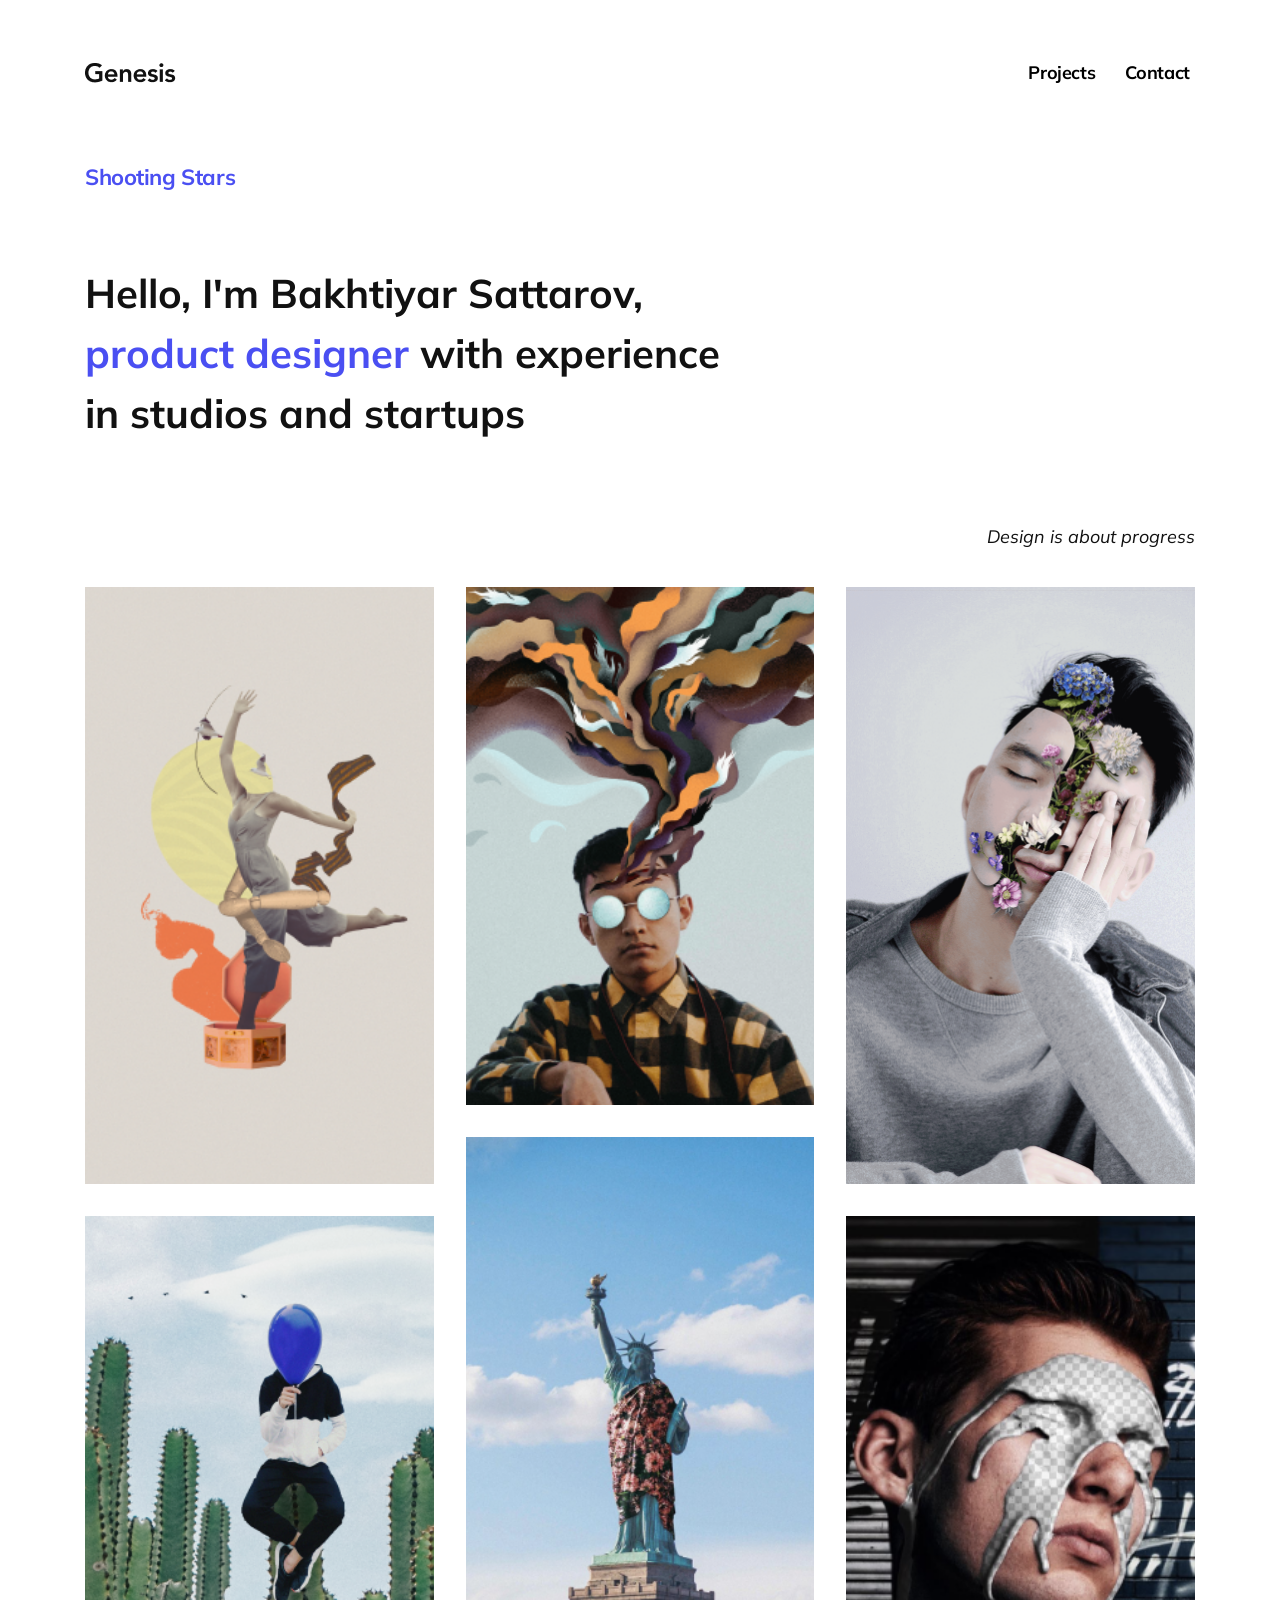
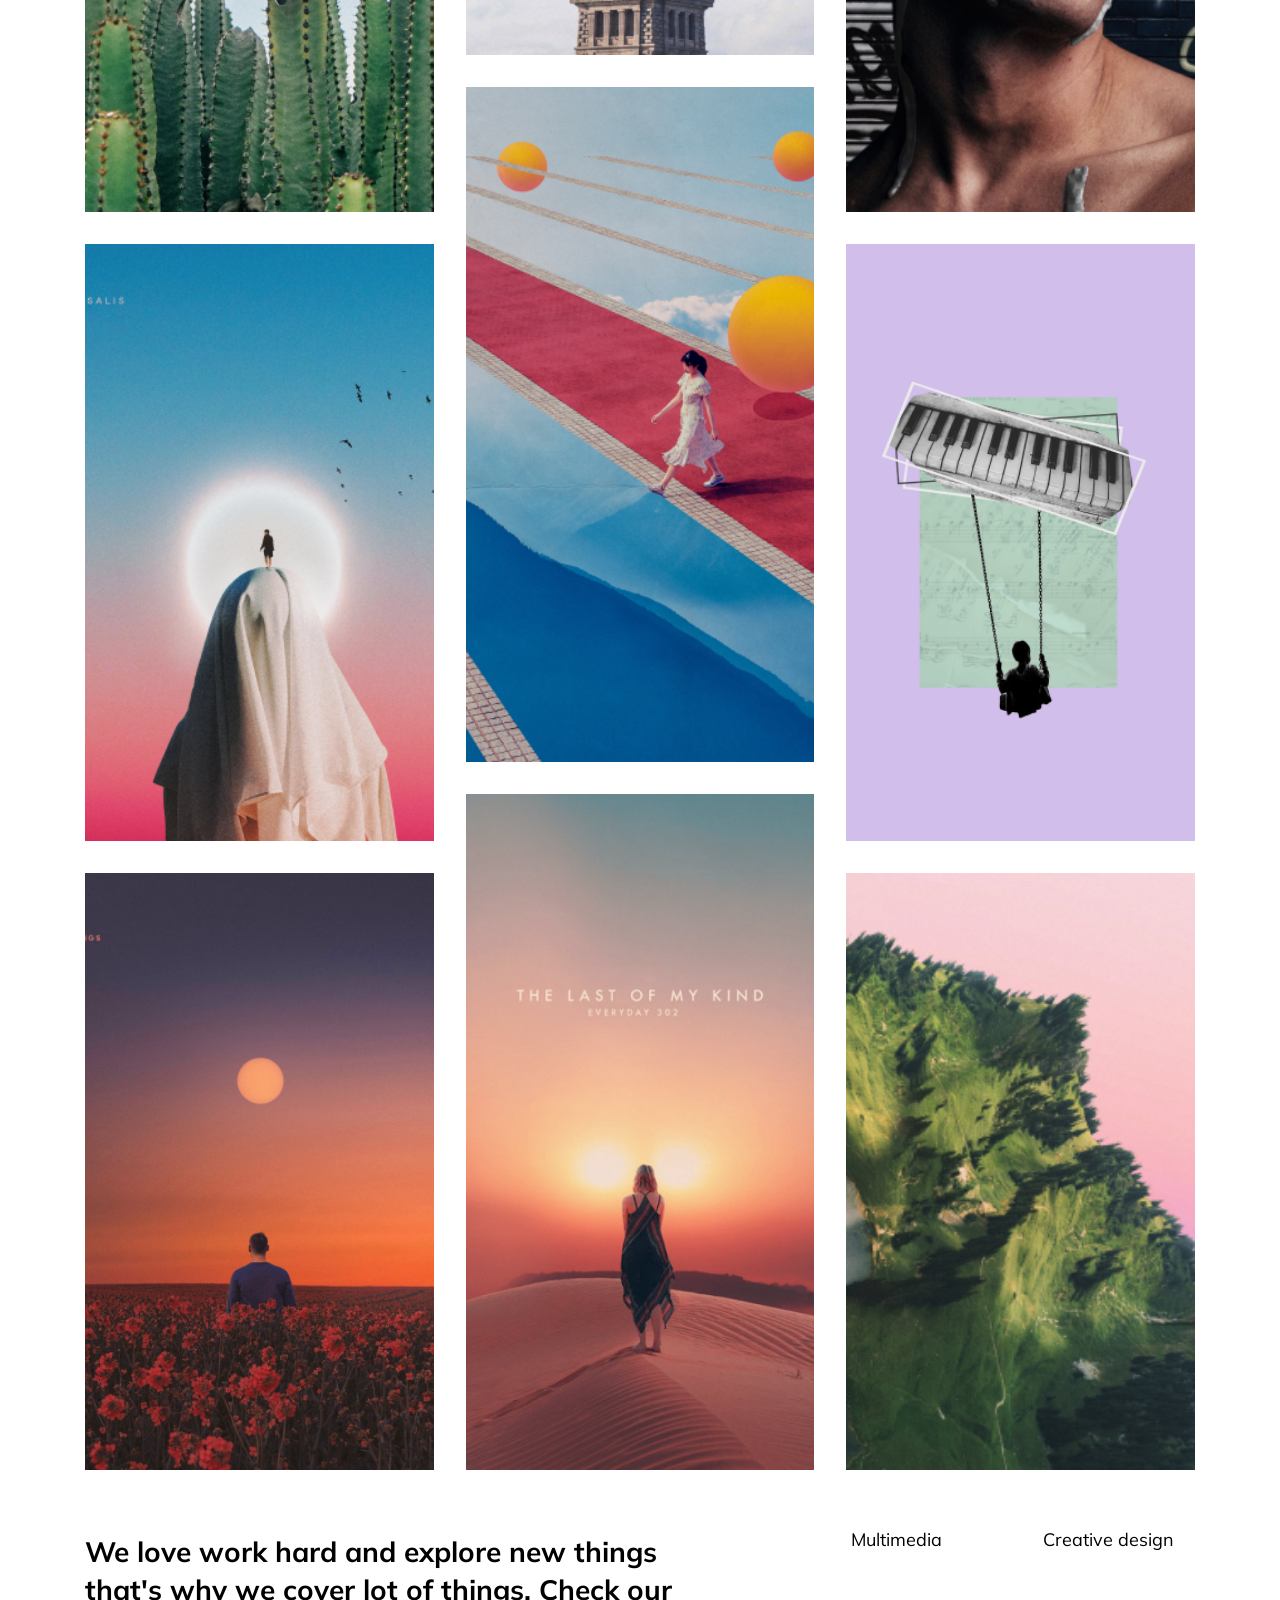
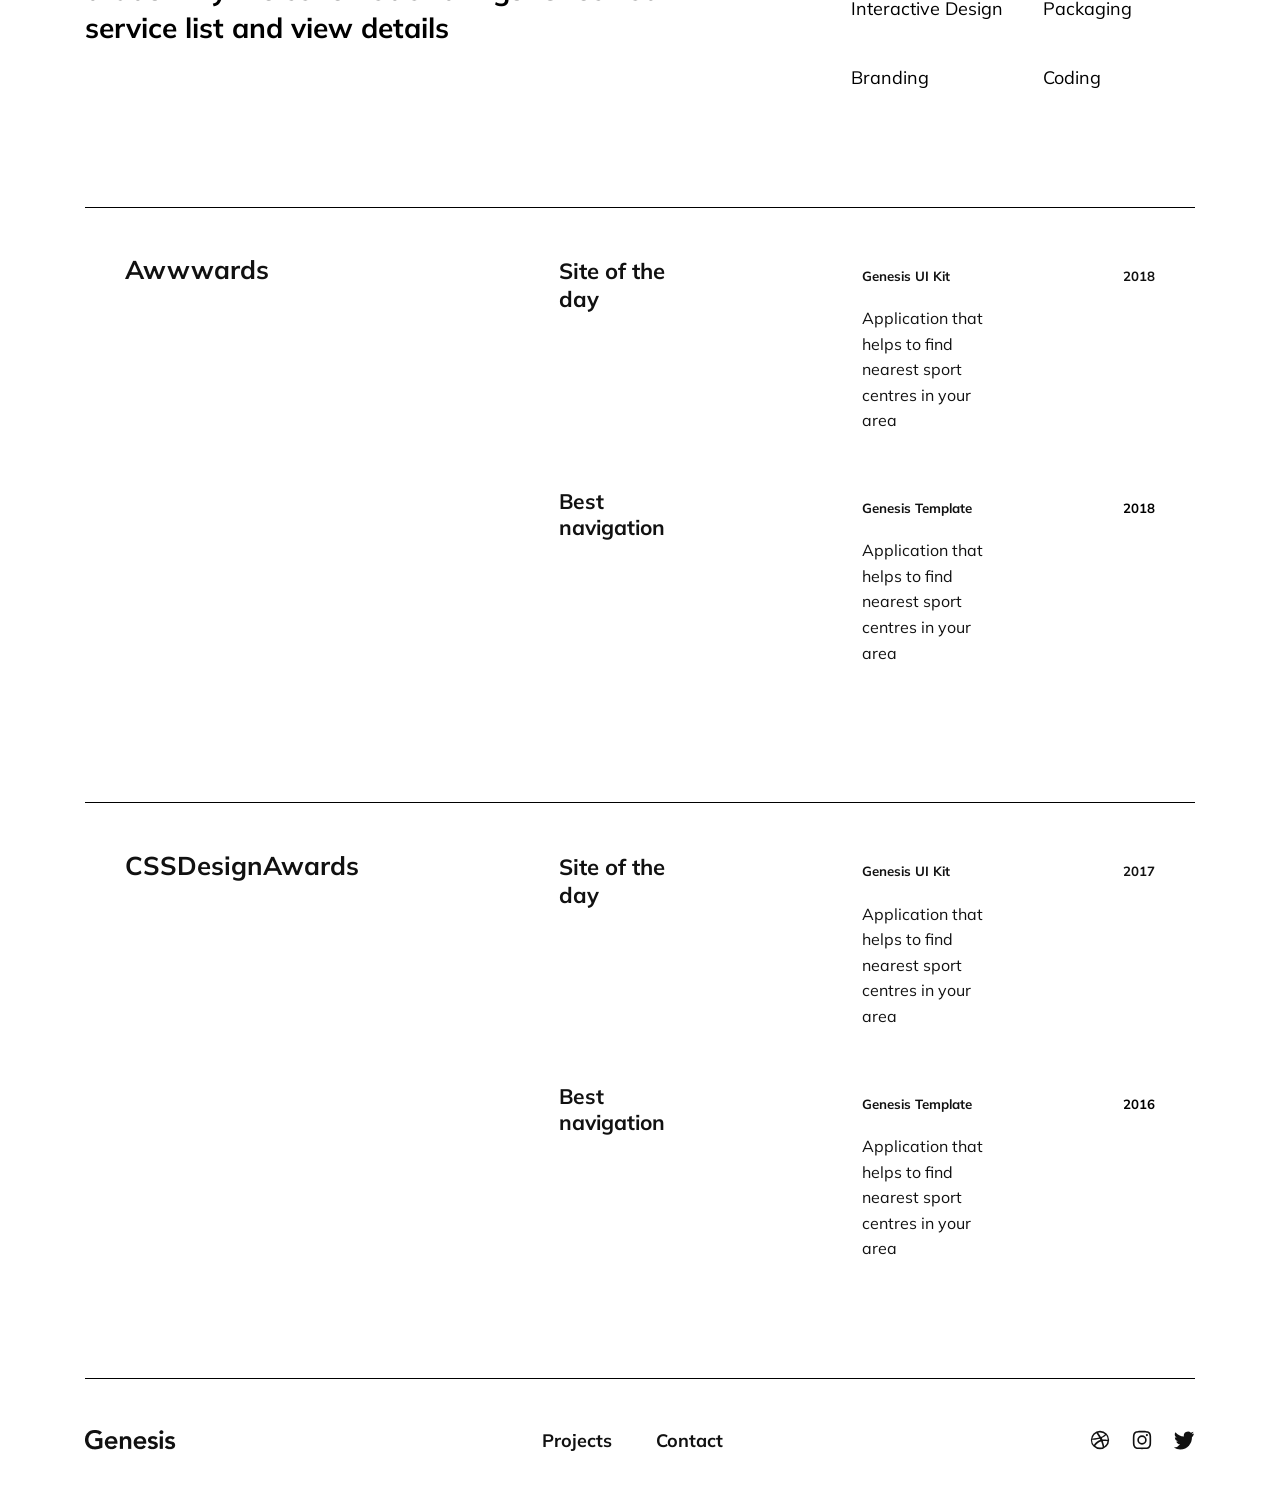
<file: index.html>
<!DOCTYPE html>
<html lang="en">
<head>
 <meta charset="UTF-8">
 <meta name="viewport" content="width=device-width, initial-scale=1.0">
 <title>Genesis</title>
 <link rel="preconnect" href="https://fonts.googleapis.com">
 <link rel="preconnect" href="https://fonts.gstatic.com" crossorigin>
<link href="https://fonts.googleapis.com/css2?family=Mulish:ital,wght@0,200..1000;1,200..1000&display=swap" rel="stylesheet">
<link rel="stylesheet" href="styles/index.css">
</head>
<body>

   <div class="website_container">
        
    <header class="Nav">
        <nav class="Nav_bar">
            <a href="index.html"><img class="nav_logo" src="images/Logo.png" alt="Genesis Logo"></a>
          <ul class="Nav_bar_ul">
            <li class="Nav_bar_li"><a class="Nav_bar_a" href="pages/project.html">Projects</a></li>
            <li class="Nav_bar_li"><a class="Nav_bar_a" href="pages/conact.html">Contact</a></li>
          </ul>
        </nav> 
    </header>

     <main>

        <section class="Heading">
            <h1 class="Heading_h1">Shooting Stars</h1>
            <h2 class="Heading_h2">Hello, I'm Bakhtiyar Sattarov, <span class="Heading_span">product designer</span> with experience in studios and startups</h2>
            <p class="Heading_p">Design is about progress </p>
        </section>

        <section class="Gallery">
            <div class="grid_container">
                <img class="grid_container_img1" src="images/Rectangle.png" alt="">
                <img class="grid_container_img2" src="images/Rectangle2.png" alt="">
                <img class="grid_container_img3" src="images/Rectangle3.png" alt="">
                <img class="grid_container_img4" src="images/Rectangle4.png" alt="">
                <img class="grid_container_img5" src="images/Rectangle5.png" alt="">
                <img class="grid_container_img6" src="images/Rectangle6.png" alt="">
                <img class="grid_container_img7" src="images/Rectangle7.png" alt="">
                <img class="grid_container_img8" src="images/Rectangle8.png" alt="">
                <img class="grid_container_img9" src="images/Rectangle9.png" alt="">
                <img class="grid_container_img10" src="images/Rectangle10.png" alt="">
                <img class="grid_container_img11" src="images/Rectangle11.png" alt="">
                <img class="grid_container_img12" src="images/Rectangle12.png" alt="">
            </div>
        </section>

        <section class="Group_section">
            <div class="Group_text">
                <h2 class="Group_title">We love work hard and explore new things that's why we cover lot of things. Check our service list and view details</h2>
            </div>
            <div class="Group_container">
                <p class="Group_item">Multimedia</p>
                <p class="Group_item">Creative design</p>
                <p class="Group_item">Interactive Design</p>
                <p class="Group_item">Packaging</p>
                <p class="Group_item">Branding</p>
                <p class="Group_item">Coding</p>
            </div>
        </section>

        <section class="awards_container">
            <div class="grid_awards">
                <div class="awards">
                    <h3>Awwwards</h3>
                </div>
                <div class="awards_site">
                    <h4>Site of the day</h4>
                </div>
                <div class="awards_ui">
                    <h5>Genesis UI Kit</h5>
                    <p>Application that helps to find nearest sport centres in your area</p>
                </div>
                <div class="awards_date">
                    <h5>2018</h5>
                </div>
                <div class="awards_best">
                    <h4>Best navigation</h4>
                </div>
                <div class="awards_template">
                    <h5>Genesis Template</h5>
                    <p>Application that helps to find nearest sport centres in your area</p>
                </div>
                <div class="awards_date--two">
                    <h5>2018</h5>
                </div>
            </div>
        </section>

           <section class="design_container">
            <div class="grid_design">
                <div class="design">
                    <h3>CSSDesignAwards</h3>
                </div>
                <div class="design_site">
                    <h4>Site of the day</h4>
                </div>
                <div class="design_ui">
                    <h5>Genesis UI Kit</h5>
                    <p>Application that helps to find nearest sport centres in your area</p>
                </div>
                <div class="design_date">
                    <h5>2017</h5>
                </div>
                <div class="design_best">
                    <h4>Best navigation</h4>
                </div>
                <div class="design_template">
                    <h5>Genesis Template</h5>
                    <p>Application that helps to find nearest sport centres in your area</p>
                </div>
                <div class="design_date--two">
                    <h5>2016</h5>
                </div>
            </div>
        </section>

        <section class="footer">
            <footer class="footer_container">
                <div class="Logo_footer">
                    <a href="index.html"><img src="images/Logo.png" alt="Genesis Logo"></a>
                </div>
                <div class="Links">
                    <a class="Navigation_footer" href="pages/project.html">Projects</a>
                    <a class="Navigation_footer" href="pages/conact.html">Contact</a>
                </div>
                <div class="Socials">
                    <svg class="social_icon" viewBox="0 0 24 24" role="img" aria-label="Dribbble"><path fill="currentColor" d="M12 2a10 10 0 1 0 0 20 10 10 0 0 0 0-20zm6.6 4.6a8.2 8.2 0 0 1 1.86 5.15c-.27-.06-2.98-.61-5.71-.26-.06-.14-.12-.29-.19-.44-.17-.4-.36-.81-.56-1.2 3.02-1.23 4.4-3 4.6-3.25zM12 3.8c2.06 0 3.94.77 5.37 2.04-.17.24-1.41 1.9-4.33 2.99a42.5 42.5 0 0 0-3.06-4.77c.65-.16 1.32-.26 2.02-.26zM8.09 4.7a50 50 0 0 1 3.03 4.7c-3.82 1.02-7.19 1-7.56 1a8.23 8.23 0 0 1 4.53-5.7zM3.3 12.01v-.26c.36.01 4.33.06 8.4-1.16.24.46.46.93.66 1.4l-.32.09c-4.2 1.36-6.44 5.06-6.63 5.37A8.2 8.2 0 0 1 3.3 12zM12 20.2a8.2 8.2 0 0 1-5.06-1.74c.15-.31 1.66-3.22 6.26-4.82l.05-.02c1.15 2.98 1.62 5.48 1.74 6.2A8.16 8.16 0 0 1 12 20.2zm4.68-1.14c-.08-.5-.51-2.89-1.58-5.83 2.57-.41 4.82.26 5.1.35a8.23 8.23 0 0 1-3.52 5.48z"/></svg>
                    <svg class="social_icon" viewBox="0 0 24 24" role="img" aria-label="Instagram"><path fill="currentColor" d="M12 2c2.72 0 3.06.01 4.12.06 1.07.05 1.79.22 2.43.47.66.26 1.22.6 1.77 1.15.55.55.89 1.11 1.15 1.77.25.64.42 1.36.47 2.43.05 1.07.06 1.4.06 4.12s-.01 3.06-.06 4.12c-.05 1.07-.22 1.79-.47 2.43a4.9 4.9 0 0 1-1.15 1.77c-.55.55-1.11.89-1.77 1.15-.64.25-1.36.42-2.43.47-1.07.05-1.4.06-4.12.06s-3.06-.01-4.12-.06c-1.07-.05-1.79-.22-2.43-.47a4.9 4.9 0 0 1-1.77-1.15 4.9 4.9 0 0 1-1.15-1.77c-.25-.64-.42-1.36-.47-2.43C2.01 15.06 2 14.72 2 12s.01-3.06.06-4.12c.05-1.07.22-1.79.47-2.43.26-.66.6-1.22 1.15-1.77.55-.55 1.11-.89 1.77-1.15.64-.25 1.36-.42 2.43-.47C8.94 2.01 9.28 2 12 2zm0 1.8c-2.67 0-2.99.01-4.04.06-.98.04-1.51.21-1.86.35-.47.18-.8.4-1.15.75-.35.35-.57.68-.75 1.15-.14.35-.31.88-.35 1.86-.05 1.05-.06 1.37-.06 4.04s.01 2.99.06 4.04c.04.98.21 1.51.35 1.86.18.47.4.8.75 1.15.35.35.68.57 1.15.75.35.14.88.31 1.86.35 1.05.05 1.37.06 4.04.06s2.99-.01 4.04-.06c.98-.04 1.51-.21 1.86-.35.47-.18.8-.4 1.15-.75.35-.35.57-.68.75-1.15.14-.35.31-.88.35-1.86.05-1.05.06-1.37.06-4.04s-.01-2.99-.06-4.04c-.04-.98-.21-1.51-.35-1.86a3.1 3.1 0 0 0-.75-1.15 3.1 3.1 0 0 0-1.15-.75c-.35-.14-.88-.31-1.86-.35-1.05-.05-1.37-.06-4.04-.06zm0 3.06a5.14 5.14 0 1 1 0 10.28 5.14 5.14 0 0 1 0-10.28zm0 1.8a3.34 3.34 0 1 0 0 6.68 3.34 3.34 0 0 0 0-6.68zm5.34-3.2a1.2 1.2 0 1 1 0 2.4 1.2 1.2 0 0 1 0-2.4z"/></svg>
                    <svg class="social_icon" viewBox="0 0 24 24" role="img" aria-label="Twitter"><path fill="currentColor" d="M23 4.9c-.8.36-1.67.6-2.58.71a4.5 4.5 0 0 0 1.98-2.48 9 9 0 0 1-2.85 1.09 4.48 4.48 0 0 0-7.64 4.09A12.72 12.72 0 0 1 2.67 3.6a4.48 4.48 0 0 0 1.39 5.98c-.73-.02-1.42-.22-2.02-.56v.06a4.48 4.48 0 0 0 3.6 4.39c-.67.18-1.37.21-2.05.08a4.49 4.49 0 0 0 4.19 3.11A9 9 0 0 1 1 20.29a12.69 12.69 0 0 0 6.88 2.02c8.26 0 12.78-6.84 12.78-12.78l-.01-.58A9.1 9.1 0 0 0 23 4.9z"/></svg>
                </div>
            </footer>
        </section>

     </main>
    </div>


    

    
    
</body>
</html>
</file>
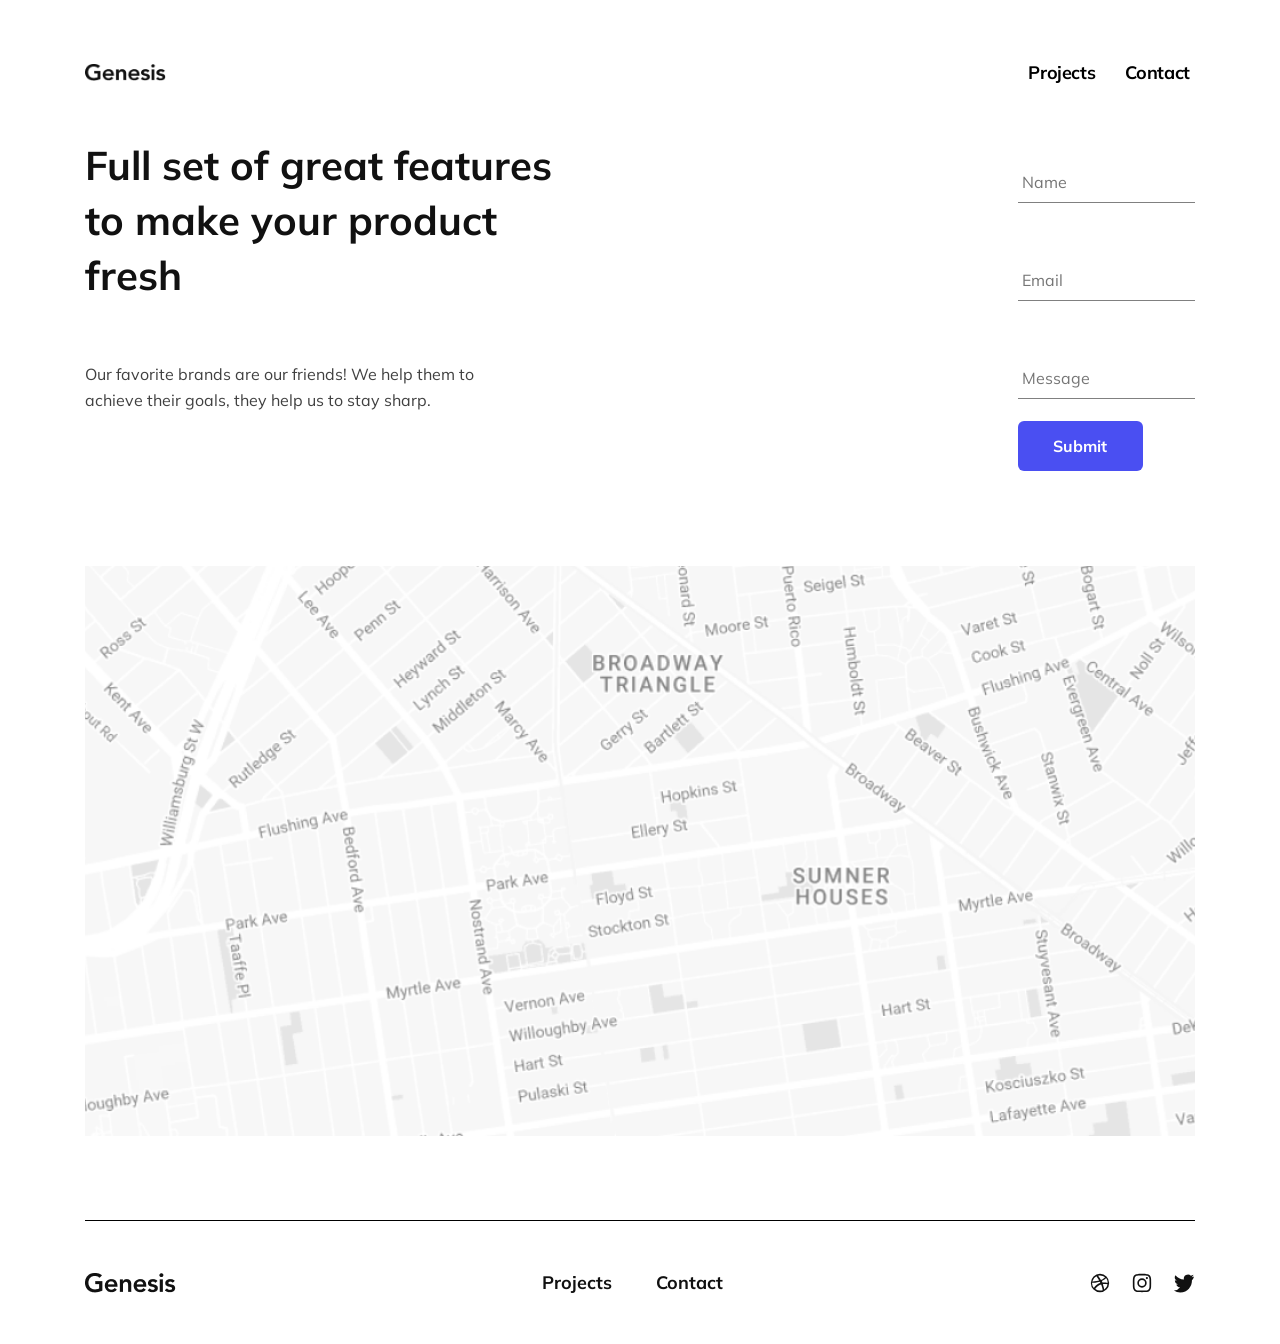
<file: pages/conact.html>
<!DOCTYPE html>
<html lang="en">
<head>
    <meta charset="UTF-8">
    <meta name="viewport" content="width=device-width, initial-scale=1.0">
    <title>Contact genesis</title>
    <link rel="preconnect" href="https://fonts.googleapis.com">
    <link rel="preconnect" href="https://fonts.gstatic.com" crossorigin>
    <link href="https://fonts.googleapis.com/css2?family=Mulish:ital,wght@0,200..1000;1,200..1000&display=swap" rel="stylesheet">
    <link rel="stylesheet" href="../styles/contact.css">
</head>
<body>

    <div class="website_container">

      <header class="Nav">
        <nav class="Nav_bar">
            <a href="../index.html"><img class="nav_logo" src="../images/Logo.png" alt="Genesis Logo"></a>
          <ul class="Nav_bar_ul">
            <li class="Nav_bar_li"><a class="Nav_bar_a" href="project.html">Projects</a></li>
            <li class="Nav_bar_li"><a class="Nav_bar_a" href="conact.html">Contact</a></li>
          </ul>
        </nav> 
       </header>

       <main>
        <section class="heading">
          <div class="header_content">
            <h1 class="title">Full set of great features to make your product fresh</h1>
            <p class="header_text">Our favorite brands are our friends! We help them to achieve their goals, they help us to stay sharp.</p>
          </div> 

          <div class="forms">
             <form id="contactForm">
               <div class="forms_container">
                <label for="name"></label>
                <input type="text" placeholder="Name" id="name" required>

                <label for="email"></label>
                <input type="email" placeholder="Email" id="email" required>

                <label for="regarding"></label>
                <input type="text" placeholder="Message" id="regarding" required>

                <button class="Send-btn" type="submit">Submit</button>
               </div>
             </form>
          </div>
        </section>

        <section class="image">
          <div class="image_container">
            <img src="../images/Mapcontact.png" alt="Map photo">
          </div>
        </section>

         <section class="footer">
            <footer class="footer_container">
                <div class="Logo_footer">
                    <a href="../index.html"><img src="../images/Logo.png" alt="Genesis Logo"></a>
                </div>
                <div class="Links">
                    <a class="Navigation_footer" href="project.html">Projects</a>
                    <a class="Navigation_footer" href="conact.html">Contact</a>
                </div>
              <div class="Socials">
                    <svg class="social_icon" viewBox="0 0 24 24" role="img" aria-label="Dribbble"><path fill="currentColor" d="M12 2a10 10 0 1 0 0 20 10 10 0 0 0 0-20zm6.6 4.6a8.2 8.2 0 0 1 1.86 5.15c-.27-.06-2.98-.61-5.71-.26-.06-.14-.12-.29-.19-.44-.17-.4-.36-.81-.56-1.2 3.02-1.23 4.4-3 4.6-3.25zM12 3.8c2.06 0 3.94.77 5.37 2.04-.17.24-1.41 1.9-4.33 2.99a42.5 42.5 0 0 0-3.06-4.77c.65-.16 1.32-.26 2.02-.26zM8.09 4.7a50 50 0 0 1 3.03 4.7c-3.82 1.02-7.19 1-7.56 1a8.23 8.23 0 0 1 4.53-5.7zM3.3 12.01v-.26c.36.01 4.33.06 8.4-1.16.24.46.46.93.66 1.4l-.32.09c-4.2 1.36-6.44 5.06-6.63 5.37A8.2 8.2 0 0 1 3.3 12zM12 20.2a8.2 8.2 0 0 1-5.06-1.74c.15-.31 1.66-3.22 6.26-4.82l.05-.02c1.15 2.98 1.62 5.48 1.74 6.2A8.16 8.16 0 0 1 12 20.2zm4.68-1.14c-.08-.5-.51-2.89-1.58-5.83 2.57-.41 4.82.26 5.1.35a8.23 8.23 0 0 1-3.52 5.48z"/></svg>
                    <svg class="social_icon" viewBox="0 0 24 24" role="img" aria-label="Instagram"><path fill="currentColor" d="M12 2c2.72 0 3.06.01 4.12.06 1.07.05 1.79.22 2.43.47.66.26 1.22.6 1.77 1.15.55.55.89 1.11 1.15 1.77.25.64.42 1.36.47 2.43.05 1.07.06 1.4.06 4.12s-.01 3.06-.06 4.12c-.05 1.07-.22 1.79-.47 2.43a4.9 4.9 0 0 1-1.15 1.77c-.55.55-1.11.89-1.77 1.15-.64.25-1.36.42-2.43.47-1.07.05-1.4.06-4.12.06s-3.06-.01-4.12-.06c-1.07-.05-1.79-.22-2.43-.47a4.9 4.9 0 0 1-1.77-1.15 4.9 4.9 0 0 1-1.15-1.77c-.25-.64-.42-1.36-.47-2.43C2.01 15.06 2 14.72 2 12s.01-3.06.06-4.12c.05-1.07.22-1.79.47-2.43.26-.66.6-1.22 1.15-1.77.55-.55 1.11-.89 1.77-1.15.64-.25 1.36-.42 2.43-.47C8.94 2.01 9.28 2 12 2zm0 1.8c-2.67 0-2.99.01-4.04.06-.98.04-1.51.21-1.86.35-.47.18-.8.4-1.15.75-.35.35-.57.68-.75 1.15-.14.35-.31.88-.35 1.86-.05 1.05-.06 1.37-.06 4.04s.01 2.99.06 4.04c.04.98.21 1.51.35 1.86.18.47.4.8.75 1.15.35.35.68.57 1.15.75.35.14.88.31 1.86.35 1.05.05 1.37.06 4.04.06s2.99-.01 4.04-.06c.98-.04 1.51-.21 1.86-.35.47-.18.8-.4 1.15-.75.35-.35.57-.68.75-1.15.14-.35.31-.88.35-1.86.05-1.05.06-1.37.06-4.04s-.01-2.99-.06-4.04c-.04-.98-.21-1.51-.35-1.86a3.1 3.1 0 0 0-.75-1.15 3.1 3.1 0 0 0-1.15-.75c-.35-.14-.88-.31-1.86-.35-1.05-.05-1.37-.06-4.04-.06zm0 3.06a5.14 5.14 0 1 1 0 10.28 5.14 5.14 0 0 1 0-10.28zm0 1.8a3.34 3.34 0 1 0 0 6.68 3.34 3.34 0 0 0 0-6.68zm5.34-3.2a1.2 1.2 0 1 1 0 2.4 1.2 1.2 0 0 1 0-2.4z"/></svg>
                    <svg class="social_icon" viewBox="0 0 24 24" role="img" aria-label="Twitter"><path fill="currentColor" d="M23 4.9c-.8.36-1.67.6-2.58.71a4.5 4.5 0 0 0 1.98-2.48 9 9 0 0 1-2.85 1.09 4.48 4.48 0 0 0-7.64 4.09A12.72 12.72 0 0 1 2.67 3.6a4.48 4.48 0 0 0 1.39 5.98c-.73-.02-1.42-.22-2.02-.56v.06a4.48 4.48 0 0 0 3.6 4.39c-.67.18-1.37.21-2.05.08a4.49 4.49 0 0 0 4.19 3.11A9 9 0 0 1 1 20.29a12.69 12.69 0 0 0 6.88 2.02c8.26 0 12.78-6.84 12.78-12.78l-.01-.58A9.1 9.1 0 0 0 23 4.9z"/></svg>
                </div>
            </footer>
        </section>


       </main>
    </div>
        
    
    
</body>
</html>
</file>
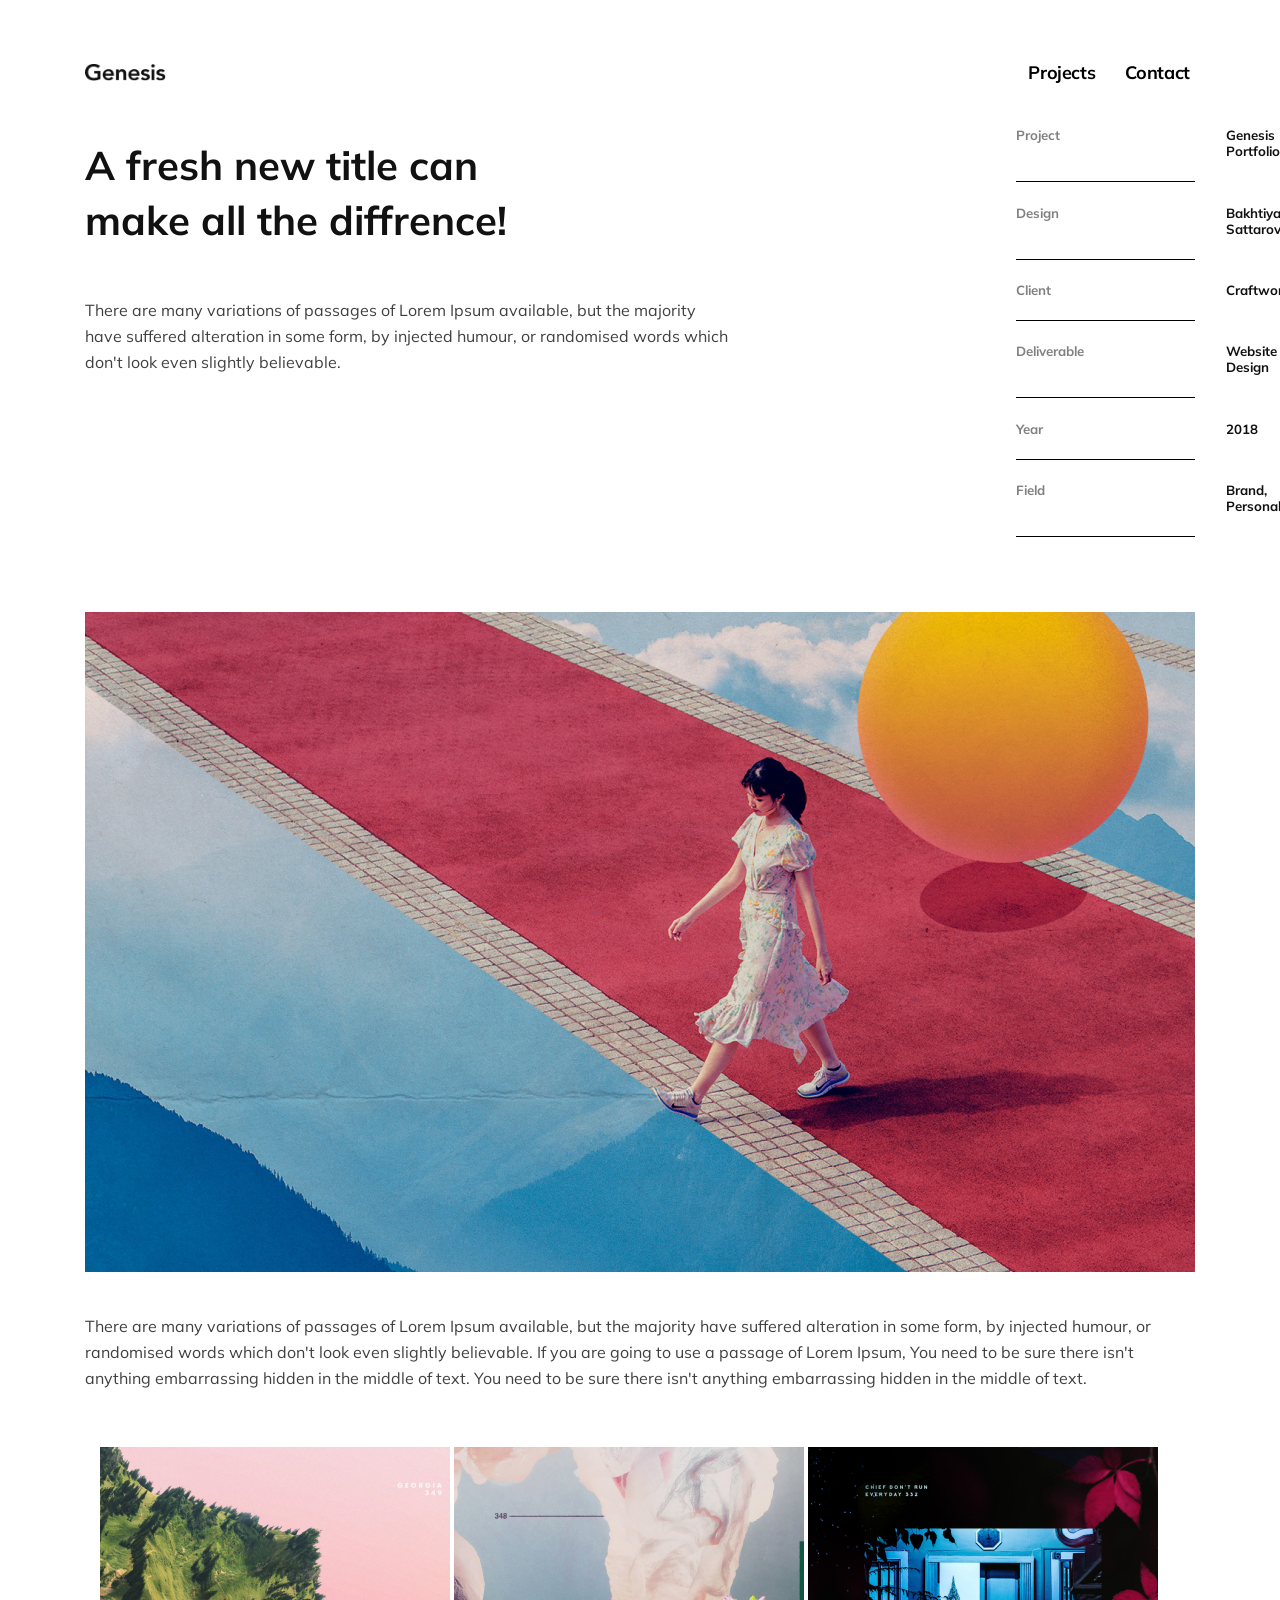
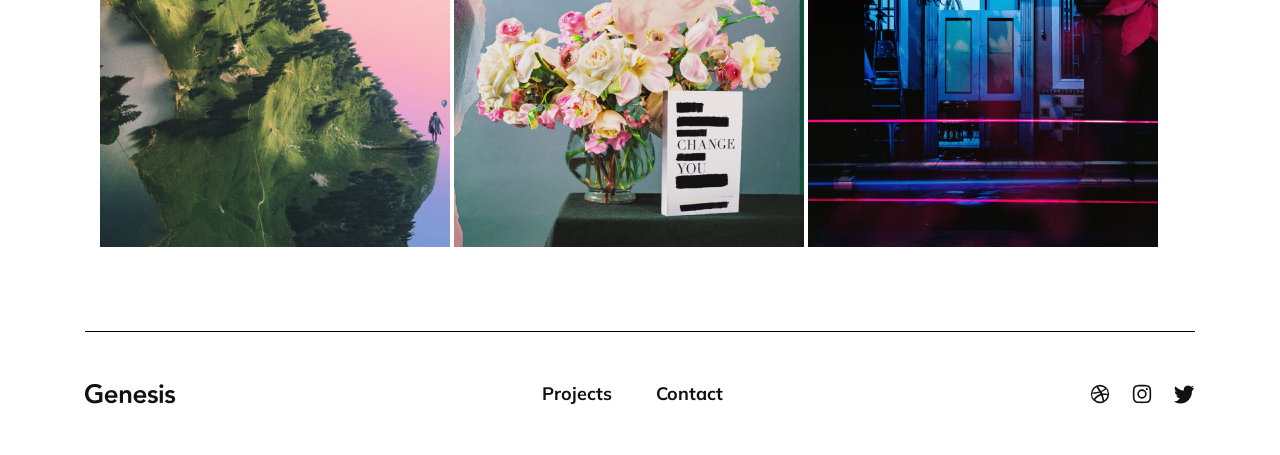
<file: pages/project.html>
<!DOCTYPE html>
<html lang="en">
<head>
    <meta charset="UTF-8">
    <meta name="viewport" content="width=device-width, initial-scale=1.0">
    <title>Project Genesis</title>
    <link rel="preconnect" href="https://fonts.googleapis.com">
    <link rel="preconnect" href="https://fonts.gstatic.com" crossorigin>
    <link href="https://fonts.googleapis.com/css2?family=Mulish:ital,wght@0,200..1000;1,200..1000&display=swap" rel="stylesheet">
    <link rel="stylesheet" href="../styles/project.css">
    
</head>
<body>

  <div class="website_container">

    <header class="Nav">
        <nav class="Nav_bar">
        <a href="../index.html"><img class="nav_logo" src="../images/Logo.png" alt="Genesis Logo"></a>
          <ul class="Nav_bar_ul">
            <li class="Nav_bar_li"><a class="Nav_bar_a" href="project.html">Projects</a></li>
            <li class="Nav_bar_li"><a class="Nav_bar_a" href="conact.html">Contact</a></li>
          </ul>
        </nav> 
    </header>

    <main>
    <section class="heading">
        <div class="header_content">
             <h1 class="title">A fresh new title can make all the diffrence!</h1>
             <p class="header_text">There are many variations of passages of Lorem Ipsum available, but the majority have suffered alteration in some form, by injected humour, or randomised words which don't look even slightly believable. </p>
        </div>
           
      <div class="Rightside">
          <div class="row">
            <h5>Project</h5>
            <h5>Genesis Portfolio</h5>
         </div>
         <div class="row">
            <h5>Design</h5>
            <h5>Bakhtiyar Sattarov</h5>
         </div>
         <div class="row">
            <h5>Client</h5>
            <h5>Craftwork</h5>
         </div>
         <div class="row">
            <h5>Deliverable</h5>
            <h5>Website Design</h5>
         </div>
         <div class="row">
            <h5>Year</h5>
            <h5>2018</h5>
         </div>
         <div class="row">
            <h5>Field</h5>
            <h5>Brand, Personal</h5>
        </div>
      </div>
     </section>

     <section class="Photo_section">
        <div class="photo_container">
            <img src="../images/girlball.png" alt="Girl walking yellow ball">
        </div>
     </section>

     <section class="Content_section">
        <div class="content_text">
            <p class="text_content">There are many variations of passages of Lorem Ipsum available, but the majority have suffered alteration in some form, by injected humour, or randomised words which don't look even slightly believable. If you are going to use a passage of Lorem Ipsum, You need to be sure there isn't anything embarrassing hidden in the middle of text. You need to be sure there isn't anything embarrassing hidden in the middle of text.</p>
        </div>
     </section>

     <section class="gallery">
        <div class="gallery_container">
            <img class="gallery_item" src="../images/image1.png" alt="">
            <img class="gallery_item"src="../images/image2.png" alt="">
            <img class="gallery_item"src="../images/image3.png" alt="">
        </div>
     </section>

       <section class="footer">
            <footer class="footer_container">
                <div class="Logo_footer">
                    <a href="../index.html"><img src="../images/Logo.png" alt="Genesis Logo"></a>
                </div>
                <div class="Links">
                    <a class="Navigation_footer" href="project.html">Projects</a>
                    <a class="Navigation_footer" href="conact.html">Contact</a>
                </div>
                <div class="Socials">
                    <svg class="social_icon" viewBox="0 0 24 24" role="img" aria-label="Dribbble"><path fill="currentColor" d="M12 2a10 10 0 1 0 0 20 10 10 0 0 0 0-20zm6.6 4.6a8.2 8.2 0 0 1 1.86 5.15c-.27-.06-2.98-.61-5.71-.26-.06-.14-.12-.29-.19-.44-.17-.4-.36-.81-.56-1.2 3.02-1.23 4.4-3 4.6-3.25zM12 3.8c2.06 0 3.94.77 5.37 2.04-.17.24-1.41 1.9-4.33 2.99a42.5 42.5 0 0 0-3.06-4.77c.65-.16 1.32-.26 2.02-.26zM8.09 4.7a50 50 0 0 1 3.03 4.7c-3.82 1.02-7.19 1-7.56 1a8.23 8.23 0 0 1 4.53-5.7zM3.3 12.01v-.26c.36.01 4.33.06 8.4-1.16.24.46.46.93.66 1.4l-.32.09c-4.2 1.36-6.44 5.06-6.63 5.37A8.2 8.2 0 0 1 3.3 12zM12 20.2a8.2 8.2 0 0 1-5.06-1.74c.15-.31 1.66-3.22 6.26-4.82l.05-.02c1.15 2.98 1.62 5.48 1.74 6.2A8.16 8.16 0 0 1 12 20.2zm4.68-1.14c-.08-.5-.51-2.89-1.58-5.83 2.57-.41 4.82.26 5.1.35a8.23 8.23 0 0 1-3.52 5.48z"/></svg>
                    <svg class="social_icon" viewBox="0 0 24 24" role="img" aria-label="Instagram"><path fill="currentColor" d="M12 2c2.72 0 3.06.01 4.12.06 1.07.05 1.79.22 2.43.47.66.26 1.22.6 1.77 1.15.55.55.89 1.11 1.15 1.77.25.64.42 1.36.47 2.43.05 1.07.06 1.4.06 4.12s-.01 3.06-.06 4.12c-.05 1.07-.22 1.79-.47 2.43a4.9 4.9 0 0 1-1.15 1.77c-.55.55-1.11.89-1.77 1.15-.64.25-1.36.42-2.43.47-1.07.05-1.4.06-4.12.06s-3.06-.01-4.12-.06c-1.07-.05-1.79-.22-2.43-.47a4.9 4.9 0 0 1-1.77-1.15 4.9 4.9 0 0 1-1.15-1.77c-.25-.64-.42-1.36-.47-2.43C2.01 15.06 2 14.72 2 12s.01-3.06.06-4.12c.05-1.07.22-1.79.47-2.43.26-.66.6-1.22 1.15-1.77.55-.55 1.11-.89 1.77-1.15.64-.25 1.36-.42 2.43-.47C8.94 2.01 9.28 2 12 2zm0 1.8c-2.67 0-2.99.01-4.04.06-.98.04-1.51.21-1.86.35-.47.18-.8.4-1.15.75-.35.35-.57.68-.75 1.15-.14.35-.31.88-.35 1.86-.05 1.05-.06 1.37-.06 4.04s.01 2.99.06 4.04c.04.98.21 1.51.35 1.86.18.47.4.8.75 1.15.35.35.68.57 1.15.75.35.14.88.31 1.86.35 1.05.05 1.37.06 4.04.06s2.99-.01 4.04-.06c.98-.04 1.51-.21 1.86-.35.47-.18.8-.4 1.15-.75.35-.35.57-.68.75-1.15.14-.35.31-.88.35-1.86.05-1.05.06-1.37.06-4.04s-.01-2.99-.06-4.04c-.04-.98-.21-1.51-.35-1.86a3.1 3.1 0 0 0-.75-1.15 3.1 3.1 0 0 0-1.15-.75c-.35-.14-.88-.31-1.86-.35-1.05-.05-1.37-.06-4.04-.06zm0 3.06a5.14 5.14 0 1 1 0 10.28 5.14 5.14 0 0 1 0-10.28zm0 1.8a3.34 3.34 0 1 0 0 6.68 3.34 3.34 0 0 0 0-6.68zm5.34-3.2a1.2 1.2 0 1 1 0 2.4 1.2 1.2 0 0 1 0-2.4z"/></svg>
                    <svg class="social_icon" viewBox="0 0 24 24" role="img" aria-label="Twitter"><path fill="currentColor" d="M23 4.9c-.8.36-1.67.6-2.58.71a4.5 4.5 0 0 0 1.98-2.48 9 9 0 0 1-2.85 1.09 4.48 4.48 0 0 0-7.64 4.09A12.72 12.72 0 0 1 2.67 3.6a4.48 4.48 0 0 0 1.39 5.98c-.73-.02-1.42-.22-2.02-.56v.06a4.48 4.48 0 0 0 3.6 4.39c-.67.18-1.37.21-2.05.08a4.49 4.49 0 0 0 4.19 3.11A9 9 0 0 1 1 20.29a12.69 12.69 0 0 0 6.88 2.02c8.26 0 12.78-6.84 12.78-12.78l-.01-.58A9.1 9.1 0 0 0 23 4.9z"/></svg>
                </div>
            </footer>
        </section>
  </main>
  </div>

  
        
    
    
</body>
</html>
</file>
<file: styles/index.css>
.grid_container {
  display: grid;
  grid-template-columns: repeat(9, minmax(0, 1fr));
  grid-template-rows: repeat(32, 1fr);
  gap: 2rem;
  margin: 0 auto;
  margin-top: 20px;
  width: 100%;
}

.grid_container img {
  width: 100%;
  height: 100%;
  min-width: 0;
  object-fit: cover;
}

.grid_container_img1 {
  grid-column: 1/4;
  grid-row: 1/9;
}

.grid_container_img2 {
  grid-column: 4/7;
  grid-row: 1/8;
}

.grid_container_img3 {
  grid-column: 7/10;
  grid-row: 1/9;
}

.grid_container_img4 {
  grid-column: 1/4;
  grid-row: 9/17;
}

.grid_container_img5 {
  grid-column: 4/7;
  grid-row: 8/15;
}

.grid_container_img6 {
  grid-column: 7/10;
  grid-row: 9/17;
}

.grid_container_img7 {
  grid-column: 1/4;
  grid-row: 17/25;
}

.grid_container_img8 {
  grid-column: 4/7;
  grid-row: 15/24;
}

.grid_container_img9 {
  grid-column: 7/10;
  grid-row: 17/25;
}

.grid_container_img10 {
  grid-column: 1/4;
  grid-row: 25/33;
}

.grid_container_img11 {
  grid-column: 4/7;
  grid-row: 24/33;
}

.grid_container_img12 {
  grid-column: 7/10;
  grid-row: 25/33;
}

.Group_section {
  display: flex;
  justify-content: space-between;
  width: 1110px;
  margin: auto;
  margin-top: 40px;
}

.Group_container {
  display: grid;
  grid-template-columns: 1fr 1fr;
  gap: 10px 40px;
}

.Group_title {
  font-family: "Mulish", sans-serif;
  font-size: 28px;
  font-weight: bold;
  line-height: 38px;
  width: 635px;
  height: 106px;
}

.Group_item {
  color: black;
  font-family: "Mulish", sans-serif;
  font-size: 18px;
  grid-template-columns: repeat(2fr, 1fr);
}

.awards_container {
  max-width: 1110px;
  width: 100%;
  border-top: 1px solid black;
  box-sizing: border-box;
  margin-top: 100px;
  padding: 0 20px;
  display: flex;
  justify-content: center;
  align-items: flex-start;
}

.grid_awards {
  box-sizing: border-box;
  width: 100%;
  padding: 0 20px;
  display: grid;
  grid-template-columns: 3fr 1fr 1fr 1fr 1fr;
  grid-template-rows: repeat(2, 1fr);
  grid-gap: 10px;
}

.awards {
  color: #111111;
  font-size: 22px;
  font-weight: bold;
  margin-top: 20px;
}

.awards_site {
  color: #111111;
  font-size: 22px;
  font-weight: bold;
  margin-top: 20px;
}

.awards_ui {
  color: #111111;
  font-size: 16px;
  grid-column: 4/5;
  margin-top: 38px;
}

.awards_ui > p {
  line-height: 1.6;
}

.awards_date {
  color: #111111;
  font-size: 16px;
  text-align: end;
  margin-top: 38px;
}

.awards_ui-info {
  color: #111111;
  font-size: 16px;
  grid-column: 4/5;
}

.awards_best {
  color: #111111;
  font-size: 21px;
  font-weight: bold;
  grid-column: 2/3;
}

.awards_template {
  color: #111111;
  font-size: 16px;
  grid-column: 4/5;
  margin-top: 18px;
}

.awards_template > p {
  line-height: 1.6;
}

.awards_date--two {
  text-align: end;
  margin-top: 18px;
}

.design_container {
  max-width: 1110px;
  width: 100%;
  border-top: 1px solid black;
  box-sizing: border-box;
  margin-top: 100px;
  padding: 0 20px;
  display: flex;
  justify-content: center;
  align-items: flex-start;
}

.grid_design {
  box-sizing: border-box;
  width: 100%;
  padding: 0 20px;
  display: grid;
  grid-template-columns: 3fr 1fr 1fr 1fr 1fr;
  grid-template-rows: repeat(2, 1fr);
  grid-gap: 10px;
}

.design {
  color: #111111;
  font-size: 22px;
  font-weight: bold;
  margin-top: 20px;
}

.design_site {
  color: #111111;
  font-size: 22px;
  font-weight: bold;
  margin-top: 20px;
}

.design_ui {
  color: #111111;
  font-size: 16px;
  grid-column: 4/5;
  margin-top: 38px;
}

.design_ui > p {
  line-height: 1.6;
}

.design_date {
  color: #111111;
  font-size: 16px;
  text-align: end;
  margin-top: 38px;
}

.design_ui-info {
  color: #111111;
  font-size: 16px;
  grid-column: 4/5;
}

.design_best {
  color: #111111;
  font-size: 21px;
  font-weight: bold;
  grid-column: 2/3;
}

.design_template {
  color: #111111;
  font-size: 16px;
  grid-column: 4/5;
  margin-top: 18px;
}

.design_template > p {
  line-height: 1.6;
}

.design_date--two {
  text-align: end;
  margin-top: 18px;
}

.footer_container {
  border-top: 1px solid black;
  display: flex;
  justify-content: space-between;
  align-items: center;
  gap: 40px;
  margin-top: 80px;
  padding: 40px 0;
}

.Links {
  display: flex;
  align-items: center;
  gap: 24px;
}

.Navigation_footer {
  font-family: "Mulish", sans-serif;
  text-decoration: none;
  color: #111111;
  font-weight: bold;
  font-size: 18px;
  padding: 10px;
  border-radius: 10px;
  display: inline-block;
  transition: background-color 0.2s ease, color 0.2s ease, transform 0.2s ease;
}

.Navigation_footer:hover {
  color: #4A4FF2;
  transform: scale(1.08);
}

.Logo_footer {
  display: flex;
  align-items: center;
}

.Logo_footer img {
  display: block;
  transition: transform 0.2s ease;
}

.Logo_footer img:hover {
  transform: scale(1.08);
}

.Socials {
  display: flex;
  align-items: center;
  gap: 20px;
}

.Socials .social_icon {
  width: 22px;
  height: 22px;
  color: #111111;
  cursor: pointer;
  transition: transform 0.2s ease, color 0.2s ease;
}

.Socials .social_icon:hover {
  transform: scale(1.2);
  color: #4A4FF2;
}

@media (max-width: 768px) {
  .footer_container {
    flex-direction: column;
    align-items: flex-start;
    gap: 24px;
    margin-top: 56px;
    padding: 32px 0;
  }
}
body {
  background-color: rgb(255, 255, 255);
  margin: 0;
  font-family: "Mulish", sans-serif;
  -webkit-font-smoothing: antialiased;
  -moz-osx-font-smoothing: grayscale;
}

.website_container {
  width: 1110px;
  max-width: 100%;
  margin: 0 auto;
  box-sizing: border-box;
}

.Nav_bar {
  font-family: "Mulish", sans-serif;
  display: flex;
  justify-content: space-between;
  align-items: center;
  margin-top: 40px;
}

.Nav_bar_ul {
  max-width: 1110px;
  width: 100%;
  list-style: none;
  gap: 20px;
  display: flex;
  justify-content: flex-end;
}

.Nav_bar_li {
  font-size: 18px;
  color: rgb(0, 0, 0);
  font-weight: bold;
  font-size: 18px;
  letter-spacing: -0.35px;
}

.nav_logo {
  display: block;
  transition: transform 0.2s ease;
}

.nav_logo:hover {
  transform: scale(1.08);
}

.Nav_bar_a {
  text-decoration: none;
  color: rgb(0, 0, 0);
  padding: 5px;
  border-radius: 6px;
  display: inline-block;
  transition: background-color 0.2s ease, color 0.2s ease, transform 0.2s ease;
}

.Nav_bar_a:hover {
  background-color: #f1f1f1;
  color: #4A4FF2;
  transform: scale(1.08);
}

.Heading {
  font-family: "Mulish", sans-serif;
  display: flex;
  flex-direction: column;
  gap: 20px;
  margin-top: 40px;
}
.Heading_h1 {
  font-size: 22px;
  font-weight: bold;
  letter-spacing: -0.42px;
  width: 175px;
  height: 28px;
  width: 100%;
  color: #4A4FF2;
}
.Heading_h2 {
  font-size: 40px;
  font-weight: bold;
  line-height: 60px;
  width: 635px;
  height: 191px;
  color: #111111;
  text-align: left;
}
.Heading_span {
  color: #4A4FF2;
}
.Heading_p {
  display: flex;
  justify-content: end;
  font-size: 18px;
  color: #111111;
  width: 100%;
  height: 24px;
  font-style: italic;
}

/* ---------- Responsive ---------- */
@media (max-width: 1150px) {
  .website_container {
    padding-left: 24px;
    padding-right: 24px;
  }
  .Group_section {
    width: 100%;
  }
  .awards_container,
  .design_container {
    padding: 0;
  }
  .grid_awards,
  .grid_design {
    padding: 0;
  }
}
@media (max-width: 768px) {
  .Nav_bar {
    margin-top: 28px;
  }
  .Heading {
    margin-top: 28px;
  }
  .Heading_h2 {
    width: 100%;
    height: auto;
    font-size: 30px;
    line-height: 40px;
  }
  .Heading_h1,
  .Heading_p {
    height: auto;
  }
  .grid_container {
    gap: 1rem;
  }
  .Group_section {
    flex-direction: column;
    gap: 24px;
    margin-top: 48px;
  }
  .Group_title {
    width: 100%;
    height: auto;
    font-size: 22px;
    line-height: 30px;
  }
  .awards_container,
  .design_container {
    margin-top: 56px;
  }
  .grid_awards,
  .grid_design {
    grid-template-columns: 1fr;
    grid-template-rows: auto;
    grid-gap: 4px;
  }
  .awards_ui,
  .awards_template,
  .awards_best,
  .design_ui,
  .design_template,
  .design_best {
    grid-column: auto;
    margin-top: 12px;
  }
  .awards_date,
  .awards_date--two,
  .design_date,
  .design_date--two {
    text-align: left;
    margin-top: 4px;
  }
}
@media (max-width: 480px) {
  .Heading_h2 {
    font-size: 26px;
    line-height: 34px;
  }
  .Group_container {
    grid-template-columns: 1fr;
  }
}
</file>
<file: styles/contact.css>
body {
  background-color: rgb(255, 255, 255);
  margin: 0;
  font-family: "Mulish", sans-serif;
  -webkit-font-smoothing: antialiased;
  -moz-osx-font-smoothing: grayscale;
}

img {
  max-width: 100%;
}

.website_container {
  width: 1110px;
  max-width: 100%;
  margin: 0 auto;
  box-sizing: border-box;
}

.Nav_bar {
  font-family: "Mulish", sans-serif;
  display: flex;
  justify-content: space-between;
  align-items: center;
  margin-top: 40px;
}

.Nav_bar_ul {
  max-width: 1110px;
  width: 100%;
  list-style: none;
  gap: 20px;
  display: flex;
  justify-content: flex-end;
}

.Nav_bar_li {
  font-size: 18px;
  color: rgb(0, 0, 0);
  font-weight: bold;
  font-size: 18px;
  letter-spacing: -0.35px;
}

.nav_logo {
  display: block;
  transition: transform 0.2s ease;
}

.nav_logo:hover {
  transform: scale(1.08);
}

.Nav_bar_a {
  text-decoration: none;
  color: rgb(0, 0, 0);
  padding: 5px;
  border-radius: 6px;
  display: inline-block;
  transition: background-color 0.2s ease, color 0.2s ease, transform 0.2s ease;
}

.Nav_bar_a:hover {
  background-color: #f1f1f1;
  color: #4A4FF2;
  transform: scale(1.08);
}

.header_content {
  max-width: 1110px;
  width: 100%;
  display: flex;
  align-items: flex-start;
  flex-direction: column;
}

.title {
  max-width: 475px;
  width: 100%;
  height: 174px;
  font-size: 40px;
  font-weight: bold;
  line-height: 55px;
  color: #111111;
}

.header_text {
  max-width: 445px;
  width: 100%;
  height: 56px;
  font-size: 16px;
  font-weight: normal;
  line-height: 26px;
  color: #111111;
  opacity: 80%;
}

.heading {
  display: flex;
}

.forms_container {
  display: flex;
  justify-content: flex-start;
  flex-direction: column;
}

label {
  max-width: 475px;
  width: 100%;
  height: 37px;
}

input {
  max-width: 475px;
  width: 100%;
  box-sizing: border-box;
  margin-top: 20px;
  padding: 10px 4px;
  font-family: "Mulish", sans-serif;
  font-size: 16px;
  border: none;
  border-bottom: 1px solid gray;
  background: transparent;
  outline: none;
  transition: border-color 0.2s ease;
}

input:focus {
  border-bottom-color: #4A4FF2;
}

.Send-btn {
  max-width: 125px;
  width: 100%;
  height: 50px;
  text-align: center;
  font-family: "Mulish", sans-serif;
  font-size: 16px;
  font-weight: bold;
  line-height: normal;
  color: #ffffff;
  background-color: #4A4FF2;
  border: none;
  border-radius: 6px;
  cursor: pointer;
  margin-top: 22px;
  transition: background-color 0.2s ease;
}

.Send-btn:hover {
  background-color: #1db832;
}

.image_container {
  margin-top: 95px;
}

.footer_container {
  border-top: 1px solid black;
  display: flex;
  justify-content: space-between;
  align-items: center;
  gap: 40px;
  margin-top: 80px;
  padding: 40px 0;
}

.Links {
  display: flex;
  align-items: center;
  gap: 24px;
}

.Navigation_footer {
  font-family: "Mulish", sans-serif;
  text-decoration: none;
  color: #111111;
  font-weight: bold;
  font-size: 18px;
  padding: 10px;
  border-radius: 10px;
  display: inline-block;
  transition: background-color 0.2s ease, color 0.2s ease, transform 0.2s ease;
}

.Navigation_footer:hover {
  color: #4A4FF2;
  transform: scale(1.08);
}

.Logo_footer {
  display: flex;
  align-items: center;
}

.Logo_footer img {
  display: block;
  transition: transform 0.2s ease;
}

.Logo_footer img:hover {
  transform: scale(1.08);
}

.Socials {
  display: flex;
  align-items: center;
  gap: 20px;
}

.Socials .social_icon {
  width: 22px;
  height: 22px;
  color: #111111;
  cursor: pointer;
  transition: transform 0.2s ease, color 0.2s ease;
}

.Socials .social_icon:hover {
  transform: scale(1.2);
  color: #4A4FF2;
}

@media (max-width: 1150px) {
  .website_container {
    padding-left: 24px;
    padding-right: 24px;
  }
}
@media (max-width: 768px) {
  .Nav_bar {
    margin-top: 28px;
  }
  .heading {
    flex-direction: column;
    gap: 32px;
  }
  .title {
    max-width: 100%;
    height: auto;
    font-size: 30px;
    line-height: 40px;
  }
  .header_text {
    max-width: 100%;
    height: auto;
  }
  .image_container {
    margin-top: 40px;
  }
  .footer_container {
    flex-direction: column;
    align-items: flex-start;
    gap: 24px;
    margin-top: 56px;
    padding: 32px 0;
  }
}
@media (max-width: 480px) {
  .title {
    font-size: 26px;
    line-height: 34px;
  }
}
</file>
<file: styles/project.css>
body {
  background-color: rgb(255, 255, 255);
  margin: 0;
  font-family: "Mulish", sans-serif;
  -webkit-font-smoothing: antialiased;
  -moz-osx-font-smoothing: grayscale;
}

img {
  max-width: 100%;
}

.website_container {
  width: 1110px;
  max-width: 100%;
  margin: 0 auto;
  box-sizing: border-box;
}

.Nav_bar {
  font-family: "Mulish", sans-serif;
  display: flex;
  justify-content: space-between;
  align-items: center;
  margin-top: 40px;
}

.Nav_bar_ul {
  max-width: 1110px;
  width: 100%;
  list-style: none;
  gap: 20px;
  display: flex;
  justify-content: flex-end;
}

.Nav_bar_li {
  font-size: 18px;
  color: rgb(0, 0, 0);
  font-weight: bold;
  font-size: 18px;
  letter-spacing: -0.35px;
}

.nav_logo {
  display: block;
  transition: transform 0.2s ease;
}

.nav_logo:hover {
  transform: scale(1.08);
}

.Nav_bar_a {
  text-decoration: none;
  color: rgb(0, 0, 0);
  padding: 5px;
  border-radius: 6px;
  display: inline-block;
  transition: background-color 0.2s ease, color 0.2s ease, transform 0.2s ease;
}

.Nav_bar_a:hover {
  background-color: #f1f1f1;
  color: #4A4FF2;
  transform: scale(1.08);
}

.header_content {
  max-width: 1110px;
  width: 100%;
  display: flex;
  align-items: flex-start;
  flex-direction: column;
}

.title {
  max-width: 475px;
  width: 100%;
  height: 110px;
  font-size: 40px;
  font-weight: bold;
  line-height: 55px;
  color: #111111;
}

.header_text {
  max-width: 645px;
  width: 100%;
  height: 111px;
  font-size: 16px;
  font-weight: normal;
  line-height: 26px;
  color: #111111;
  opacity: 80%;
}

.header_text--two {
  max-width: 635px;
  width: 100%;
  height: 111px;
  font-size: 16px;
  font-weight: normal;
  line-height: 26px;
  color: #111111;
  opacity: 80%;
}

.heading {
  display: flex;
}

.Rightside {
  flex: 1;
}

.row {
  display: flex;
  border-bottom: 1px solid black;
  gap: 60px;
}

.row {
  font-weight: 18px;
  font-weight: bold;
  color: #111111;
}

.row h5:first-child {
  flex: 0 0 150px;
  color: gray;
}

.row h5:last-child {
  flex: 1;
}

.photo_container {
  margin-top: 75px;
}

.text_content {
  font-size: 16px;
  font-weight: normal;
  line-height: 26px;
  color: #111111;
  opacity: 80%;
  margin-top: 37px;
}

.gallery_container {
  max-width: 1110px;
  margin: 15px;
}

.gallery_item {
  margin-top: 40px;
}

.footer_container {
  border-top: 1px solid black;
  display: flex;
  justify-content: space-between;
  align-items: center;
  gap: 40px;
  margin-top: 80px;
  padding: 40px 0;
}

.Links {
  display: flex;
  align-items: center;
  gap: 24px;
}

.Navigation_footer {
  font-family: "Mulish", sans-serif;
  text-decoration: none;
  color: #111111;
  font-weight: bold;
  font-size: 18px;
  padding: 10px;
  border-radius: 10px;
  display: inline-block;
  transition: background-color 0.2s ease, color 0.2s ease, transform 0.2s ease;
}

.Navigation_footer:hover {
  color: #4A4FF2;
  transform: scale(1.08);
}

.Logo_footer {
  display: flex;
  align-items: center;
}

.Logo_footer img {
  display: block;
  transition: transform 0.2s ease;
}

.Logo_footer img:hover {
  transform: scale(1.08);
}

.Socials {
  display: flex;
  align-items: center;
  gap: 20px;
}

.Socials .social_icon {
  width: 22px;
  height: 22px;
  color: #111111;
  cursor: pointer;
  transition: transform 0.2s ease, color 0.2s ease;
}

.Socials .social_icon:hover {
  transform: scale(1.2);
  color: #4A4FF2;
}

@media (max-width: 1150px) {
  .website_container {
    padding-left: 24px;
    padding-right: 24px;
  }
}
@media (max-width: 768px) {
  .Nav_bar {
    margin-top: 28px;
  }
  .heading {
    flex-direction: column;
    gap: 32px;
  }
  .title {
    max-width: 100%;
    height: auto;
    font-size: 30px;
    line-height: 40px;
  }
  .header_text,
  .header_text--two {
    max-width: 100%;
    height: auto;
  }
  .Rightside {
    width: 100%;
  }
  .row {
    gap: 20px;
  }
  .row h5:first-child {
    flex: 0 0 120px;
  }
  .photo_container {
    margin-top: 40px;
  }
  .gallery_container {
    margin: 15px 0;
  }
  .gallery_item {
    width: 100%;
    margin-top: 24px;
  }
  .footer_container {
    flex-direction: column;
    align-items: flex-start;
    gap: 24px;
    margin-top: 56px;
    padding: 32px 0;
  }
}
@media (max-width: 480px) {
  .title {
    font-size: 26px;
    line-height: 34px;
  }
}
</file>
